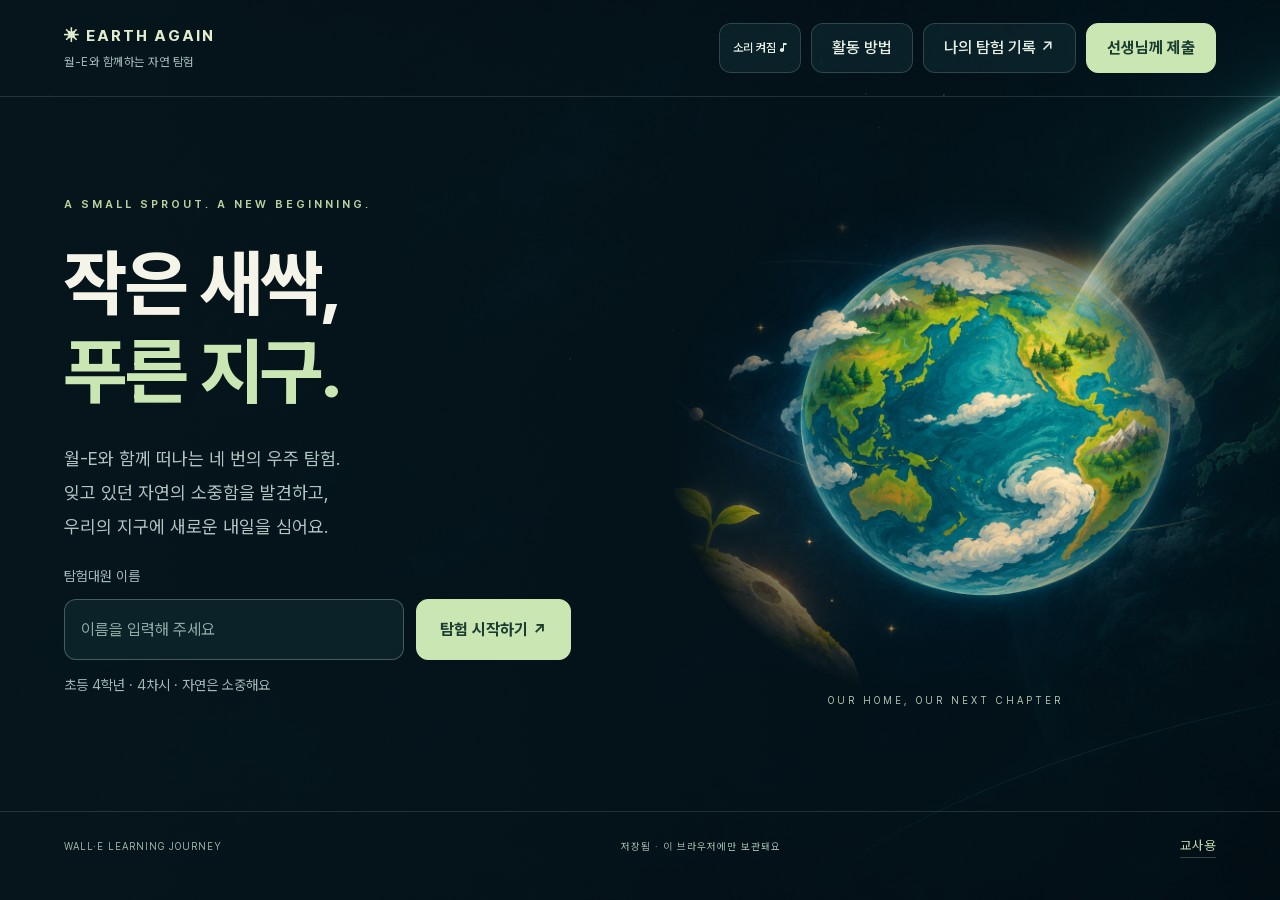
<file: index.html>
<!doctype html><html lang="ko"><meta charset="utf-8"><meta name="viewport" content="width=device-width,initial-scale=1"><title>작은 새싹, 푸른 지구</title><link rel="stylesheet" href="style.css"><body><div class="stars"></div><header><a href="#" id="home">✳ EARTH AGAIN <small>월-E와 함께하는 자연 탐험</small></a><nav><button id="help">활동 방법</button><button id="record">나의 탐험 기록 ↗</button></nav></header><main id="app"></main><dialog id="dialog"><h2>우리의 탐험 방법</h2><p>영화를 함께 보고, 기억을 확인하고, 나만의 생각을 남겨요.</p><p>객관식은 다시 도전할 수 있어요. 생각 쓰기에는 정답이 없어요.</p><p>평소 기록은 이 브라우저에 저장돼요. ‘선생님께 제출’을 누르면 이름·번호와 답안을 선생님의 서버에 보내요. 공용 기기에서는 기록을 내려받은 뒤 초기화하세요. 브라우저 데이터를 지우면 기록도 사라져요.</p><button onclick="this.closest('dialog').close()">알겠어요</button></dialog><footer><span>WALL·E LEARNING JOURNEY</span><span id="save" role="status">이 기기에 기록을 보관해요</span></footer><script src="cloud-config.js"></script><script src="cloud.js"></script><script src="data.js"></script><script src="app.js"></script><script src="sound.js"></script><script src="game.js"></script><script src="submission.js"></script></body></html>
</file>
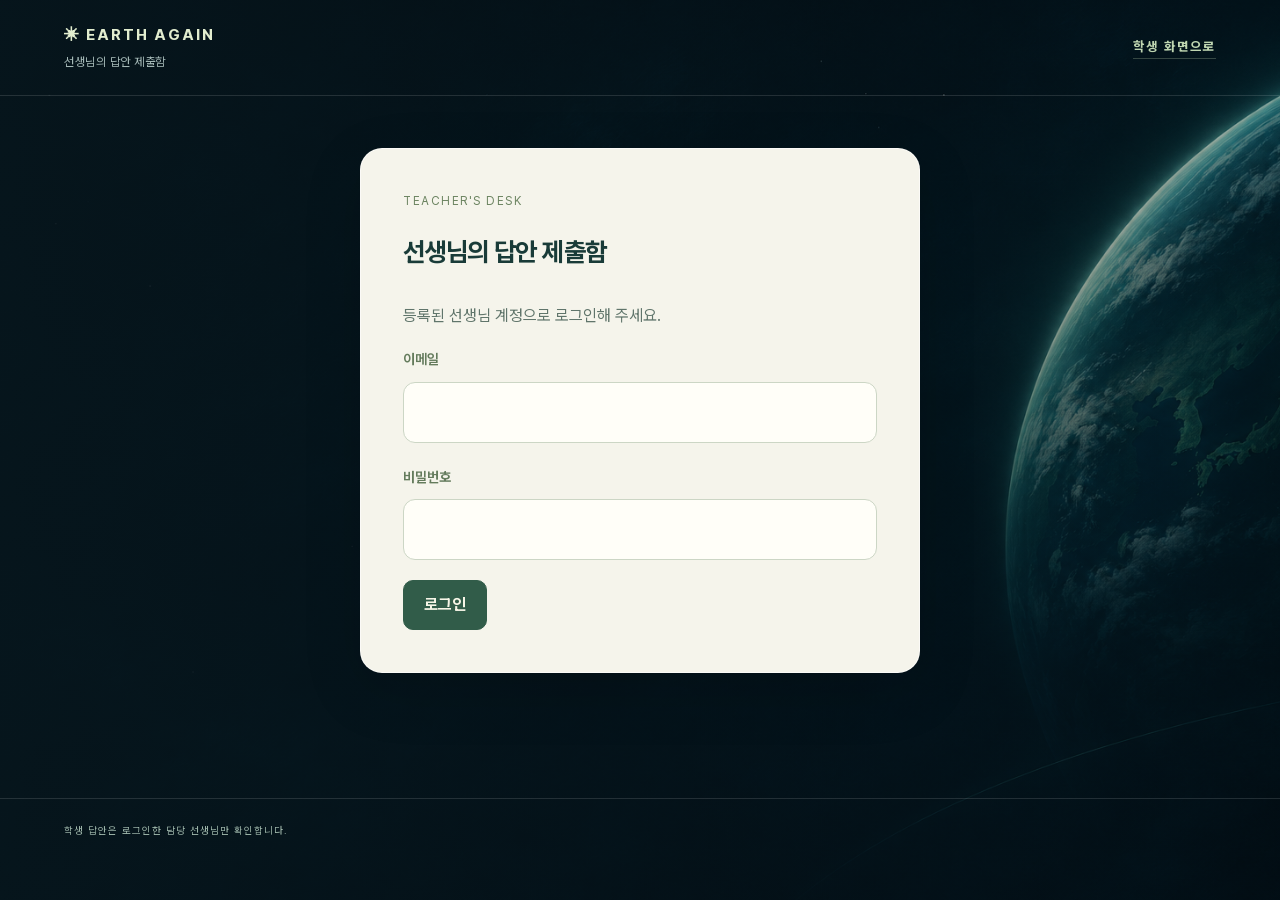
<file: teacher.html>
<!doctype html><html lang="ko"><meta charset="utf-8"><meta name="viewport" content="width=device-width,initial-scale=1"><title>선생님의 답안 제출함</title><link rel="stylesheet" href="style.css"><body><header><a href="index.html">✳ EARTH AGAIN <small>선생님의 답안 제출함</small></a><nav><a class="teacher-link" href="index.html">학생 화면으로</a><button id="logout" hidden>로그아웃</button></nav></header><main id="teacher-app"></main><footer>학생 답안은 로그인한 담당 선생님만 확인합니다.</footer><script src="cloud-config.js"></script><script src="cloud.js"></script><script src="data.js"></script><script src="answer-options.js"></script><script src="teacher.js"></script></body></html>
</file>
<file: style.css>
@font-face{font-family:Pretendard;src:url('PretendardVariable.woff2') format('woff2');font-weight:100 900;font-display:swap}
:root{--mint:#c9e6b3;--ink:#193b38;--muted:#a4b8b6;--line:#ffffff20}*{box-sizing:border-box}body{margin:0;background:#08171f;color:#f4f4e9;font-family:Pretendard,'Malgun Gothic',sans-serif;line-height:1.7;word-break:keep-all}body:before{content:'';position:fixed;inset:0;z-index:-1;background:linear-gradient(90deg,#07171ed9,#07171e45),url('space-background.png') center/cover no-repeat;pointer-events:none}.stars{display:none}header,footer{display:flex;align-items:center;justify-content:space-between;padding:23px 5vw;border-bottom:1px solid var(--line);gap:20px}header a{color:#e2edcf;text-decoration:none;font-size:15px;font-weight:750;letter-spacing:2px}small{display:block;font-size:12px;font-weight:400;letter-spacing:.5px;color:var(--muted)}header small{margin-top:3px}nav{display:flex;gap:10px}button,input,textarea{font:inherit}button{border:1px solid #9bb9ae40;border-radius:12px;background:#12303880;color:#e5eee3;cursor:pointer;padding:12px 20px;font-weight:550;line-height:1.5;transition:background .18s,transform .18s,border-color .18s}button:hover{background:#23433e;border-color:#a4c6a780;transform:translateY(-1px)}button:active{transform:translateY(1px)}button:disabled{opacity:.38;cursor:default;transform:none}button:focus-visible,a:focus-visible,summary:focus-visible{outline:3px solid #a9ce83;outline-offset:4px}.primary{background:var(--mint);border-color:var(--mint);color:#1a3c31;font-weight:700}.primary:hover{background:#d8efc7;border-color:#d8efc7}main{max-width:1240px;margin:auto;padding:52px 44px;min-height:78vh}.hero{display:grid;grid-template-columns:1.08fr 1fr;align-items:center;min-height:610px;gap:25px}.eyebrow{color:#b7d19e;font-size:11px;letter-spacing:3px;font-weight:650}h1{font-size:clamp(44px,5.7vw,76px);line-height:1.2;font-weight:760;letter-spacing:-2.5px;margin:26px 0}h1 em{font-style:normal;color:var(--mint)}h2{font-weight:700;letter-spacing:-.6px}p{color:#b2c4c2}.intro{font-size:18px;line-height:1.9}.muted{font-size:14px;color:var(--muted)}input{min-width:0;max-width:100%;border:1px solid #b7d1bd55;border-radius:12px;background:#0d252cd9;padding:16px;color:#f3f5e9}input::placeholder{color:#93a9a6}.hero .primary{padding:16px 23px}.earth{width:100%;aspect-ratio:1.1;background:url('earth-story.png') center/cover;mask-image:radial-gradient(ellipse,#000 43%,transparent 73%)}.caption{text-align:center;font-size:10px;letter-spacing:3px;color:#afc6ad}.actions{display:flex;justify-content:space-between;gap:12px;flex-wrap:wrap;margin-top:28px}.topline{display:flex;align-items:center;justify-content:space-between;gap:20px}.map-art{height:180px;border-radius:22px;background:linear-gradient(90deg,#07171e90,transparent),url('earth-story.png') center 45%/cover;position:relative;margin-top:30px;overflow:hidden}.orbit-label{position:absolute;left:25px;bottom:20px;font-size:14px;color:#e4edda}.route{display:grid;grid-template-columns:repeat(4,1fr);gap:15px;margin:25px 0 35px}.mission{text-align:left;padding:26px 22px;background:#10292dde;border:1px solid #a1c5ad35;border-radius:18px;min-height:218px}.mission:before{content:'◌';display:block;font-size:28px;color:var(--mint);margin-bottom:18px;font-weight:300}.mission:nth-child(2):before{content:'↗'}.mission:nth-child(3):before{content:'◎'}.mission:nth-child(4):before{content:'✳'}.mission b{display:block;font-size:20px;line-height:1.5;margin:15px 0}.mission small{color:#b5c4b9}.number{font-size:12px;letter-spacing:1.5px;color:#abc79a}.mission-banner{display:flex;justify-content:space-between;align-items:center;gap:20px;border-bottom:1px solid var(--line);padding:0 0 24px;margin-bottom:30px}.mission-banner span{font-size:12px;letter-spacing:2px;color:#b7ccac}.mission-banner b{font-size:16px;font-weight:450;color:#c2d1c6}.layout{display:grid;grid-template-columns:215px minmax(0,1fr);gap:42px}.side{align-self:start;padding:8px 0}.side h2{font-size:23px;line-height:1.5}.side button{display:block;width:100%;text-align:left;margin:5px 0;background:transparent;border-color:transparent;padding:11px 13px;font-size:14px;color:#a4bbb6}.side button:hover{background:#ffffff09}.side button.active{background:#cee3af16;border-color:#b5ce9633;color:#d1e5bb}.side #map{margin-top:18px;border-top:1px solid var(--line);border-radius:0;padding-top:20px}progress{width:100%;height:4px;accent-color:#c2daa6}progress::-webkit-progress-bar{background:#ffffff12;border-radius:4px}progress::-webkit-progress-value{background:#c2daa6;border-radius:4px}.paper{background:#f5f4eb;color:var(--ink);border-radius:22px;padding:42px;box-shadow:0 18px 60px #0002;border:1px solid #fff9}.paper h2{font-size:26px;line-height:1.65;margin:20px 0 28px}.paper p{color:#60756b}.paper>.number{color:#6c8461}.paper .muted{color:#788570}.paper button{background:#eeefe5;border-color:#d4dcd0;color:#3c5b4b;border-radius:10px}.paper button:hover{background:#e3e9d9;border-color:#9fb397}.paper .primary{background:#315c49;color:#f6f5e7;border-color:#315c49}.paper .primary:hover{background:#244b3b}.choices{display:grid;gap:12px}.paper .choice{position:relative;display:flex;align-items:center;text-align:left;gap:8px;width:100%;padding:19px 20px;background:#fffffa;border:1px solid #d9dfd1;font-size:17px;font-weight:450;line-height:1.6}.choice b{color:#94a48b;font-weight:500}.paper .choice:hover{background:#eef2e5;border-color:#a3b398}.paper .choice.selected{background:#e7efdc;border:2px solid #6d9160;padding:18px 19px}.choice.selected:after{content:'✓';margin-left:auto;color:#466d3d;font-weight:750}.feedback{background:#e9efdc;border-left:3px solid #7c9c66;padding:17px 20px;border-radius:8px;margin-top:22px;color:#3f5c36;font-size:16px}.paper .actions{border-top:1px solid #d8dece;padding-top:23px}.writing-note{font-size:15px;background:#e9eddf;padding:12px 16px;border-radius:9px}.hint-box{background:#f1eacf;border:1px solid #e1d8b9;border-radius:13px;margin:0 0 27px;overflow:hidden}.hint-box summary{display:flex;justify-content:space-between;gap:10px;padding:16px 20px;cursor:pointer;list-style:none;color:#75613c;font-weight:600;font-size:15px}.hint-box summary::-webkit-details-marker{display:none}.hint-box[open] summary{border-bottom:1px solid #dfd5b7}.hint-box p{padding:0 20px;color:#7d6c48;font-size:15px}.sentence-frame{background:#fffaf0;border-radius:10px;padding:16px 18px;margin:16px 20px;color:#685a3b;font-size:17px}.sentence-frame small{color:#a18c61;font-size:11px;margin-bottom:8px}.hint-box button{margin-left:20px}.hint-box .hint-note{font-size:12px}.paper label{font-size:14px;font-weight:650;color:#647b5c}textarea{width:100%;display:block;resize:vertical;min-height:150px;padding:19px;margin:10px 0;border:1px solid #ccd6c5;border-radius:12px;background:#fffef8;color:#294a3b;font-size:18px;line-height:1.8}textarea::placeholder{font-size:16px;color:#9aa58f}textarea:focus,input:focus{outline:3px solid #accd8c66;border-color:#83a46f;outline-offset:2px}#count{font-size:12px}.record-item{border-bottom:1px solid #d5ddcd;padding:25px 0;white-space:pre-wrap;overflow-wrap:anywhere}.record-item b{font-weight:600}.record-item p{margin-bottom:0}dialog{max-width:540px;background:#112c32;color:#edf1e3;padding:34px;border:1px solid #809e8355;border-radius:20px;box-shadow:0 20px 90px #0007}dialog::backdrop{background:#03131bc9}footer{border-bottom:0;border-top:1px solid var(--line);font-size:10px;letter-spacing:1px;color:#9cb4a8}.alert{color:#ffd0af}@media(max-width:900px){main{padding:32px 24px}.hero{gap:0;min-height:550px}.hero .intro{font-size:16px}.route{grid-template-columns:1fr 1fr}.layout{grid-template-columns:1fr;gap:20px}.side{display:flex;overflow:auto;gap:6px;padding:0 0 8px}.side h2,.side>p,.side>.eyebrow{display:none}.side button{min-width:125px;margin:0;white-space:nowrap}.side #map{margin:0;border:0;padding:11px 13px}.paper{padding:32px}.paper h2{font-size:24px}.mission-banner{margin-bottom:20px}}@media(max-width:600px){header{padding:18px;align-items:start}header a{font-size:11px;letter-spacing:1px}header small{display:none}nav{gap:6px}nav button{font-size:11px;padding:8px 10px}.hero{display:flex;flex-direction:column-reverse;align-items:stretch;min-height:0}.earth{height:235px;aspect-ratio:auto;mask-image:radial-gradient(ellipse,#000 35%,transparent 74%)}.caption{display:none}h1,.hero h1{font-size:44px;letter-spacing:-1.5px}.hero .intro{font-size:16px}.hero .actions{gap:10px}.hero input{width:100%}.hero .primary{width:100%}.route{grid-template-columns:1fr;gap:12px}.mission{min-height:0;padding:21px}.mission:before{float:right;margin:0}.mission b{font-size:19px;margin:10px 0}.mission-banner{display:block}.mission-banner b{display:block;margin-top:6px;font-size:14px}.paper{padding:24px 20px;border-radius:17px}.paper h2{font-size:22px}.paper .choice{padding:16px;font-size:16px}.paper .choice.selected{padding:15px}.hint-box summary{padding:15px}.hint-box p{padding:0 15px}.sentence-frame{margin:15px}.topline{align-items:start}.map-art{height:145px}footer{flex-direction:column;align-items:start;gap:6px}textarea{padding:15px}.paper .actions button{font-size:14px}}@media(prefers-reduced-motion:reduce){*{transition:none!important}}@media print{body{background:white;color:black}body:before,header,footer,button,.actions,.side,.hint-box,.mission-banner{display:none!important}main{padding:0}.paper{background:white;border:0;padding:0;box-shadow:none}.record-item{break-inside:avoid}p{color:#222!important}}
.game-hud{display:flex;align-items:center;gap:26px;padding:18px 24px;background:#112c32cc;border:1px solid #b2d1aa30;border-radius:16px;margin-bottom:30px}.hud-label{display:block;font-size:12px;color:#bfd6b1}.game-hud strong{font-size:26px;line-height:1.4;color:#e4edc8}.game-hud strong small{display:inline;font-size:13px;color:#8da998;font-weight:400}.hud-progress{flex:1}.hud-progress small{font-size:11px;margin-top:6px;letter-spacing:0}.game-hud button{font-size:13px;white-space:nowrap}.garden-panel{display:grid;grid-template-columns:220px 1fr;align-items:center;gap:32px;padding:25px 35px;background:#102b2dcc;border:1px solid #a1c5ad30;border-radius:20px;margin:24px 0}.garden-panel h2{font-size:25px;margin:12px 0}.garden-panel p{font-size:15px;line-height:1.8}.garden{position:relative;width:200px;height:200px;overflow:hidden;border-radius:50%;background:radial-gradient(ellipse at 50% 40%,#345a4a,#18383a 65%);border:1px solid #b6c88733}.garden-sun{position:absolute;width:28px;height:28px;background:#e4d8a4;top:27px;right:39px;border-radius:50%;opacity:.7}.soil{position:absolute;width:180px;height:50px;left:10px;bottom:22px;border-radius:50%;background:#456355}.plant{position:absolute;left:98px;bottom:54px;z-index:1;transform-origin:bottom;transition:transform 1s;transform:scale(.7)}.stem{display:block;width:5px;height:75px;border-radius:5px;background:#b2cf7d}.leaf{position:absolute;background:#bcd88d;width:34px;height:19px;border-radius:0 90% 0 90%;left:-29px;top:26px;transform:rotate(15deg)}.leaf.right{left:3px;top:11px;transform:rotate(-70deg);background:#d6e4a3}.leaf.upper{left:-30px;top:-4px;transform:rotate(18deg);display:none}.leaf.crown{left:-19px;top:-24px;transform:rotate(-40deg);width:42px;height:35px;display:none}.stage-0 .plant{transform:scale(.15)}.stage-0 .leaf{display:none}.stage-1 .plant{transform:scale(.5)}.stage-2 .plant{transform:scale(.8)}.stage-3 .plant,.stage-4 .plant{transform:scale(1)}.stage-3 .leaf.upper,.stage-4 .leaf.upper,.stage-4 .leaf.crown{display:block}.stage-4 .stem{width:8px;background:#a8bc74}.garden-caption{position:absolute;bottom:13px;left:0;width:100%;text-align:center;font-size:11px;color:#dce5bd;z-index:2}.medal{display:inline-block;font-size:12px;padding:6px 10px;margin:3px 5px 3px 0;border:1px solid #79967d40;border-radius:20px;color:#739389}.medal.earned{background:#c5dda61a;color:#d5e6b6;border-color:#acc58e80}.mission-reward{display:flex;gap:15px;align-items:center;padding:18px;background:#e5edda;border-radius:13px;margin-bottom:25px}.mission-reward>span{font-size:32px;color:#77994e}.mission-reward b{display:block;color:#3e663f;font-size:17px}.mission-reward small{color:#788c68;letter-spacing:0;margin-top:5px}.reward-note{font-size:12px;color:#7a8f66!important;margin-top:10px}.recycle-object{padding:24px;border:1px solid #9db48755;border-radius:14px;background:#c9e6b312;text-align:center;color:#e4efcf;font-size:22px;font-weight:650;margin:20px 0}.bonus-choices{display:grid;grid-template-columns:repeat(3,1fr);gap:9px}.bonus-choices button{font-size:14px;padding:13px 8px}#bonus-feedback{min-height:60px;font-size:15px}#bonus{width:min(560px,92vw)}@media(max-width:600px){.game-hud{padding:15px;gap:12px;flex-wrap:wrap}.game-hud>div:first-child{flex:1}.hud-progress{order:3;flex-basis:100%}.game-hud strong{font-size:23px}.garden-panel{grid-template-columns:1fr;padding:22px;gap:16px}.garden{margin:auto;width:190px;height:190px}.garden-panel h2{font-size:22px}.garden-panel p{font-size:14px}.bonus-choices{grid-template-columns:1fr}.bonus-choices button{padding:12px}.mission-reward{padding:14px}.mission-reward b{font-size:15px}}@media(prefers-reduced-motion:reduce){.plant{transition:none}}@media print{.game-hud,.garden-panel,.mission-reward,.reward-note{display:none}}
#level-display{display:flex;align-items:center;gap:26px;flex:1;min-width:0}#level-display>div:first-child{min-width:155px}.game-hud strong small{display:block;margin-top:3px;font-size:14px;color:#c4d8b5}.game-hud strong{font-size:27px}#sound-toggle{font-size:12px;padding:10px 13px;white-space:nowrap}#sound-toggle[aria-pressed=false]{color:#91a59f;background:transparent}#level-toast{position:fixed;left:50%;top:95px;transform:translate(-50%,-20px);z-index:100;opacity:0;pointer-events:none;padding:24px 35px;text-align:center;border:1px solid #bcd39577;border-radius:18px;background:#13372ff5;box-shadow:0 16px 60px #0005;transition:opacity .25s,transform .25s;width:max-content;max-width:90vw}#level-toast.visible{opacity:1;transform:translate(-50%,0)}#level-toast>span{display:block;font-size:11px;letter-spacing:4px;color:#cce7a7;margin-bottom:8px}#level-toast b{display:block;font-size:24px;color:#edf4d9}#level-toast small{margin-top:8px;color:#c7d9b8}@media(max-width:600px){header{flex-wrap:wrap}nav{width:100%;justify-content:flex-end}#sound-toggle{font-size:11px;padding:8px 10px}#level-display{flex-direction:column;align-items:stretch;gap:10px;flex-basis:100%}.game-hud #bonus-open{margin-left:auto}.game-hud strong small{display:inline;margin-left:7px}.hud-progress{order:initial}#level-toast{top:125px}#level-toast b{font-size:21px}}@media(prefers-reduced-motion:reduce){#level-toast{transition:none}}@media print{#level-toast{display:none}}
.level-road{display:flex;flex-wrap:wrap;gap:8px;margin:18px 0}.level-road span{font-size:11px;color:#bbcea9;border-bottom:2px solid #9fbd7444;padding:4px 7px}#level-display strong{font-variant-numeric:tabular-nums}

.teacher-link{color:#bfd6b1;font-size:13px;text-decoration:none;border-bottom:1px solid #bfd6b144}.teacher-login{max-width:560px;margin:auto}.teacher-login input,#submit-dialog input{display:block;width:100%;margin:9px 0 20px}.teacher-login input{background:#fffef8;color:#193b38;border-color:#ccd6c5}#submit-dialog{width:min(550px,94vw)}#submit-dialog label{font-size:14px;color:#c7d8b9}select{font:inherit;padding:10px;border:1px solid #b4c3a6;border-radius:9px;background:#fffef8;color:#294a3b}.class-code{display:flex;align-items:center;gap:15px;flex-wrap:wrap;padding:22px 0}.class-code b{font-size:24px;letter-spacing:3px;color:#315c49}.class-code span{font-size:13px;color:#788570}#class-info input[type=checkbox]{width:18px;height:18px;accent-color:#315c49}.answer-table{border-collapse:collapse;width:100%;text-align:left}.answer-table th,.answer-table td{padding:16px;border-bottom:1px solid #d5ddcd;font-size:15px}.answer-table th{color:#647b5c;font-size:13px}.table-scroll{overflow-x:auto}.table-scroll button{white-space:nowrap}#teacher-status{font-size:14px}#create-class{display:flex;gap:8px}#create-class input{color:#193b38;background:#fffef8;border-color:#ccd6c5}nav{flex-wrap:wrap}#submit-teacher{white-space:nowrap}@media(max-width:600px){.class-code{display:block}.class-code b,.class-code span{display:block}.answer-table td,.answer-table th{padding:12px 8px}#create-class{flex-wrap:wrap}.teacher-login{padding:25px}}
</file>
